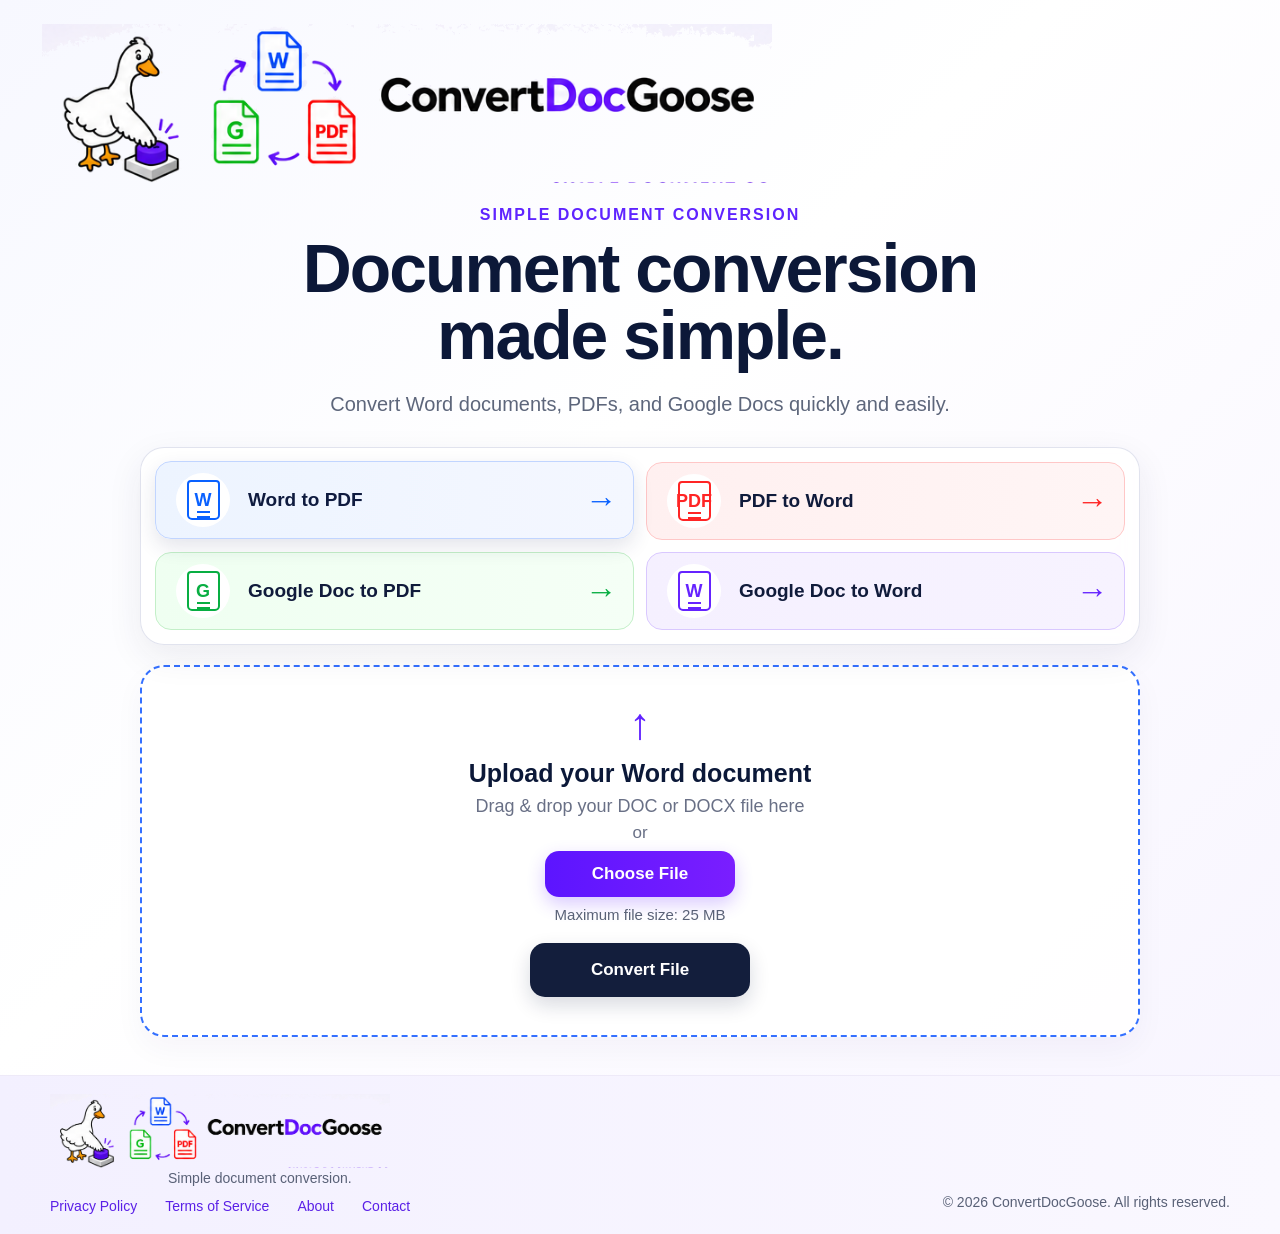
<file: index.html>
<!DOCTYPE html>
<html lang="en">

<head>

    <meta charset="UTF-8">

    <meta
        name="viewport"
        content="width=device-width, initial-scale=1.0"
    >

    <meta
        name="description"
        content="Convert Word documents, PDFs, and Google Docs quickly and easily with ConvertDocGoose."
    >

    <meta
        name="theme-color"
        content="#ffffff"
    >

    <title>
        ConvertDocGoose | Document Converter
    </title>

    <link
        rel="stylesheet"
        href="/style.css?v=24"
    >

</head>


<body>


    <!-- ========================================
         HEADER
    ======================================== -->

    <header class="site-header">

        <div class="header-inner">

            <a
                href="/"
                class="header-logo-link"
                aria-label="ConvertDocGoose Home"
            >

                <img
                    src="/convertdocgoose-logo.png"
                    alt="ConvertDocGoose"
                    class="header-logo-image"
                >

            </a>

        </div>

    </header>


    <!-- ========================================
         MAIN
    ======================================== -->

    <main class="main-content">

        <section class="hero">

            <div class="hero-container">


                <p class="eyebrow">
                    SIMPLE DOCUMENT CONVERSION
                </p>


                <h1>
                    Document conversion
                    <br>
                    made simple.
                </h1>


                <p class="hero-description">
                    Convert Word documents, PDFs,
                    and Google Docs quickly and easily.
                </p>


                <!-- ========================================
                     CONVERSION OPTIONS
                ======================================== -->

                <div
                    id="converterTabs"
                    class="converter-tabs"
                >


                    <!-- WORD TO PDF -->

                    <button
                        id="wordToPdf"
                        class="converter-tab word-tab active"
                        type="button"
                    >

                        <span class="tab-icon word-icon">
                            W
                        </span>

                        <span class="tab-label">
                            Word to PDF
                        </span>

                        <span class="tab-arrow">
                            →
                        </span>

                    </button>


                    <!-- PDF TO WORD -->

                    <button
                        id="pdfToWord"
                        class="converter-tab pdf-tab"
                        type="button"
                    >

                        <span class="tab-icon pdf-icon">
                            PDF
                        </span>

                        <span class="tab-label">
                            PDF to Word
                        </span>

                        <span class="tab-arrow">
                            →
                        </span>

                    </button>


                    <!-- GOOGLE DOC TO PDF -->

                    <button
                        id="googleToPdf"
                        class="converter-tab google-pdf-tab"
                        type="button"
                    >

                        <span class="tab-icon google-icon">
                            G
                        </span>

                        <span class="tab-label">
                            Google Doc to PDF
                        </span>

                        <span class="tab-arrow">
                            →
                        </span>

                    </button>


                    <!-- GOOGLE DOC TO WORD -->

                    <button
                        id="googleToWord"
                        class="converter-tab google-word-tab"
                        type="button"
                    >

                        <span class="tab-icon google-word-icon">
                            W
                        </span>

                        <span class="tab-label">
                            Google Doc to Word
                        </span>

                        <span class="tab-arrow">
                            →
                        </span>

                    </button>


                </div>


                <!-- ========================================
                     LOCAL UPLOAD AREA
                ======================================== -->

                <div
                    id="uploadArea"
                    class="upload-area word-mode"
                    tabindex="0"
                >


                    <div
                        class="upload-icon"
                        aria-hidden="true"
                    >
                        ↑
                    </div>


                    <h2 id="uploadTitle">
                        Upload your Word document
                    </h2>


                    <p
                        id="uploadDescription"
                        class="upload-description"
                    >
                        Drag & drop your DOC or DOCX file here
                    </p>


                    <p class="or-text">
                        or
                    </p>


                    <label
                        for="fileInput"
                        class="choose-file-button"
                    >
                        Choose File
                    </label>


                    <input
                        id="fileInput"
                        type="file"
                        accept=".doc,.docx"
                        hidden
                    >


                    <p class="file-limit">
                        Maximum file size: 25 MB
                    </p>


                    <button
                        id="convertButton"
                        class="convert-button"
                        type="button"
                    >
                        Convert File
                    </button>


                    <!-- LOCAL PROGRESS -->

                    <div
                        id="progressContainer"
                        class="progress-container"
                        hidden
                    >


                        <div class="progress-top">

                            <span
                                id="progressLabel"
                                class="progress-label"
                            >
                                Converting your document…
                            </span>


                            <span
                                id="progressStatus"
                                class="progress-status"
                            >
                                Processing
                            </span>

                        </div>


                        <div
                            id="progressTrack"
                            class="progress-track"
                            role="progressbar"
                            aria-valuemin="0"
                            aria-valuemax="100"
                            aria-valuenow="0"
                        >

                            <div
                                id="progressBar"
                                class="progress-bar"
                            ></div>

                        </div>


                        <p
                            id="progressNote"
                            class="progress-note"
                        >
                            Please keep this page open while
                            your document is converted.
                        </p>


                    </div>


                    <div
                        id="statusMessage"
                        class="status-message"
                        aria-live="polite"
                    ></div>


                </div>


                <!-- ========================================
                     GOOGLE AREA
                ======================================== -->

                <div
                    id="googleArea"
                    class="upload-area google-area"
                    hidden
                >


                    <div
                        class="upload-icon google-upload-main-icon"
                        aria-hidden="true"
                    >
                        G
                    </div>


                    <h2 id="googleTitle">
                        Google Doc to PDF
                    </h2>


                    <p
                        id="googleDescription"
                        class="upload-description"
                    >
                        Choose a Google Doc from Drive
                        or upload a document from your computer.
                    </p>


                    <div class="google-action-buttons">


                        <button
                            id="chooseGoogleDocButton"
                            class="google-drive-button"
                            type="button"
                        >
                            Choose from Google Drive
                        </button>


                        <button
                            id="uploadGoogleDocButton"
                            class="google-upload-button"
                            type="button"
                        >
                            Upload from Computer
                        </button>


                    </div>


                    <input
                        id="googleComputerFileInput"
                        type="file"
                        hidden
                    >


                    <div
                        id="selectedGoogleFile"
                        class="selected-google-file"
                        hidden
                    >

                        <span>
                            Selected document
                        </span>

                        <strong id="selectedGoogleFileName">
                            No document selected
                        </strong>

                    </div>


                    <button
                        id="convertGoogleButton"
                        class="convert-button google-convert-button"
                        type="button"
                        hidden
                    >
                        Convert Document
                    </button>


                    <!-- GOOGLE PROGRESS -->

                    <div
                        id="googleProgressContainer"
                        class="progress-container"
                        hidden
                    >


                        <div class="progress-top">

                            <span
                                id="googleProgressLabel"
                                class="progress-label"
                            >
                                Converting your document…
                            </span>


                            <span
                                id="googleProgressStatus"
                                class="progress-status"
                            >
                                Processing
                            </span>

                        </div>


                        <div
                            id="googleProgressTrack"
                            class="progress-track"
                            role="progressbar"
                            aria-valuemin="0"
                            aria-valuemax="100"
                            aria-valuenow="0"
                        >

                            <div
                                id="googleProgressBar"
                                class="progress-bar google-progress-bar"
                            ></div>

                        </div>


                        <p class="progress-note">
                            Please keep this page open while
                            your document is converted.
                        </p>


                    </div>


                    <div
                        id="googleStatusMessage"
                        class="status-message"
                        aria-live="polite"
                    ></div>


                </div>


                <!-- ========================================
                     SUCCESS AREA
                ======================================== -->

                <div
                    id="successArea"
                    class="success-area"
                    hidden
                >


                    <div
                        class="success-check"
                        aria-hidden="true"
                    >
                        ✓
                    </div>


                    <h2>
                        Conversion Complete
                    </h2>


                    <p class="success-description">
                        Your converted document is ready.
                    </p>


                    <div class="converted-file">


                        <div
                            class="converted-file-icon"
                            aria-hidden="true"
                        >
                            ✓
                        </div>


                        <div class="converted-file-info">

                            <span class="converted-label">
                                Converted file
                            </span>

                            <strong id="convertedFileName">
                                document.pdf
                            </strong>

                        </div>


                    </div>


                    <button
                        id="downloadAgainButton"
                        class="download-again-button"
                        type="button"
                    >
                        ↓ Download Again
                    </button>


                    <button
                        id="convertAnotherButton"
                        class="convert-another-button"
                        type="button"
                    >
                        Convert Another File
                    </button>


                </div>


            </div>

        </section>

    </main>


    <!-- ========================================
         FOOTER
    ======================================== -->

    <footer class="site-footer">

        <div class="footer-inner">


            <div class="footer-left">

                <img
                    src="/convertdocgoose-logo.png"
                    alt="ConvertDocGoose"
                    class="footer-logo-image"
                >


                <p class="footer-tagline">
                    Simple document conversion.
                </p>


                <nav
                    class="footer-links"
                    aria-label="Footer navigation"
                >

                    <a href="/privacy.html">
                        Privacy Policy
                    </a>

                    <a href="/terms.html">
                        Terms of Service
                    </a>

                    <a href="/about.html">
                        About
                    </a>

                    <a href="/contact.html">
                        Contact
                    </a>

                </nav>

            </div>


            <div class="footer-right">

                <p class="footer-copyright">
                    © 2026 ConvertDocGoose.
                    All rights reserved.
                </p>

            </div>


        </div>

    </footer>


    <!-- ========================================
         JAVASCRIPT
    ======================================== -->

    <script src="/script.js?v=25"></script>


    <script
        src="https://apis.google.com/js/api.js"
        onload="onGoogleApiLoad()"
    ></script>


    <script
        src="https://accounts.google.com/gsi/client"
        onload="gisLoaded()"
    ></script>


</body>

</html>
</file>
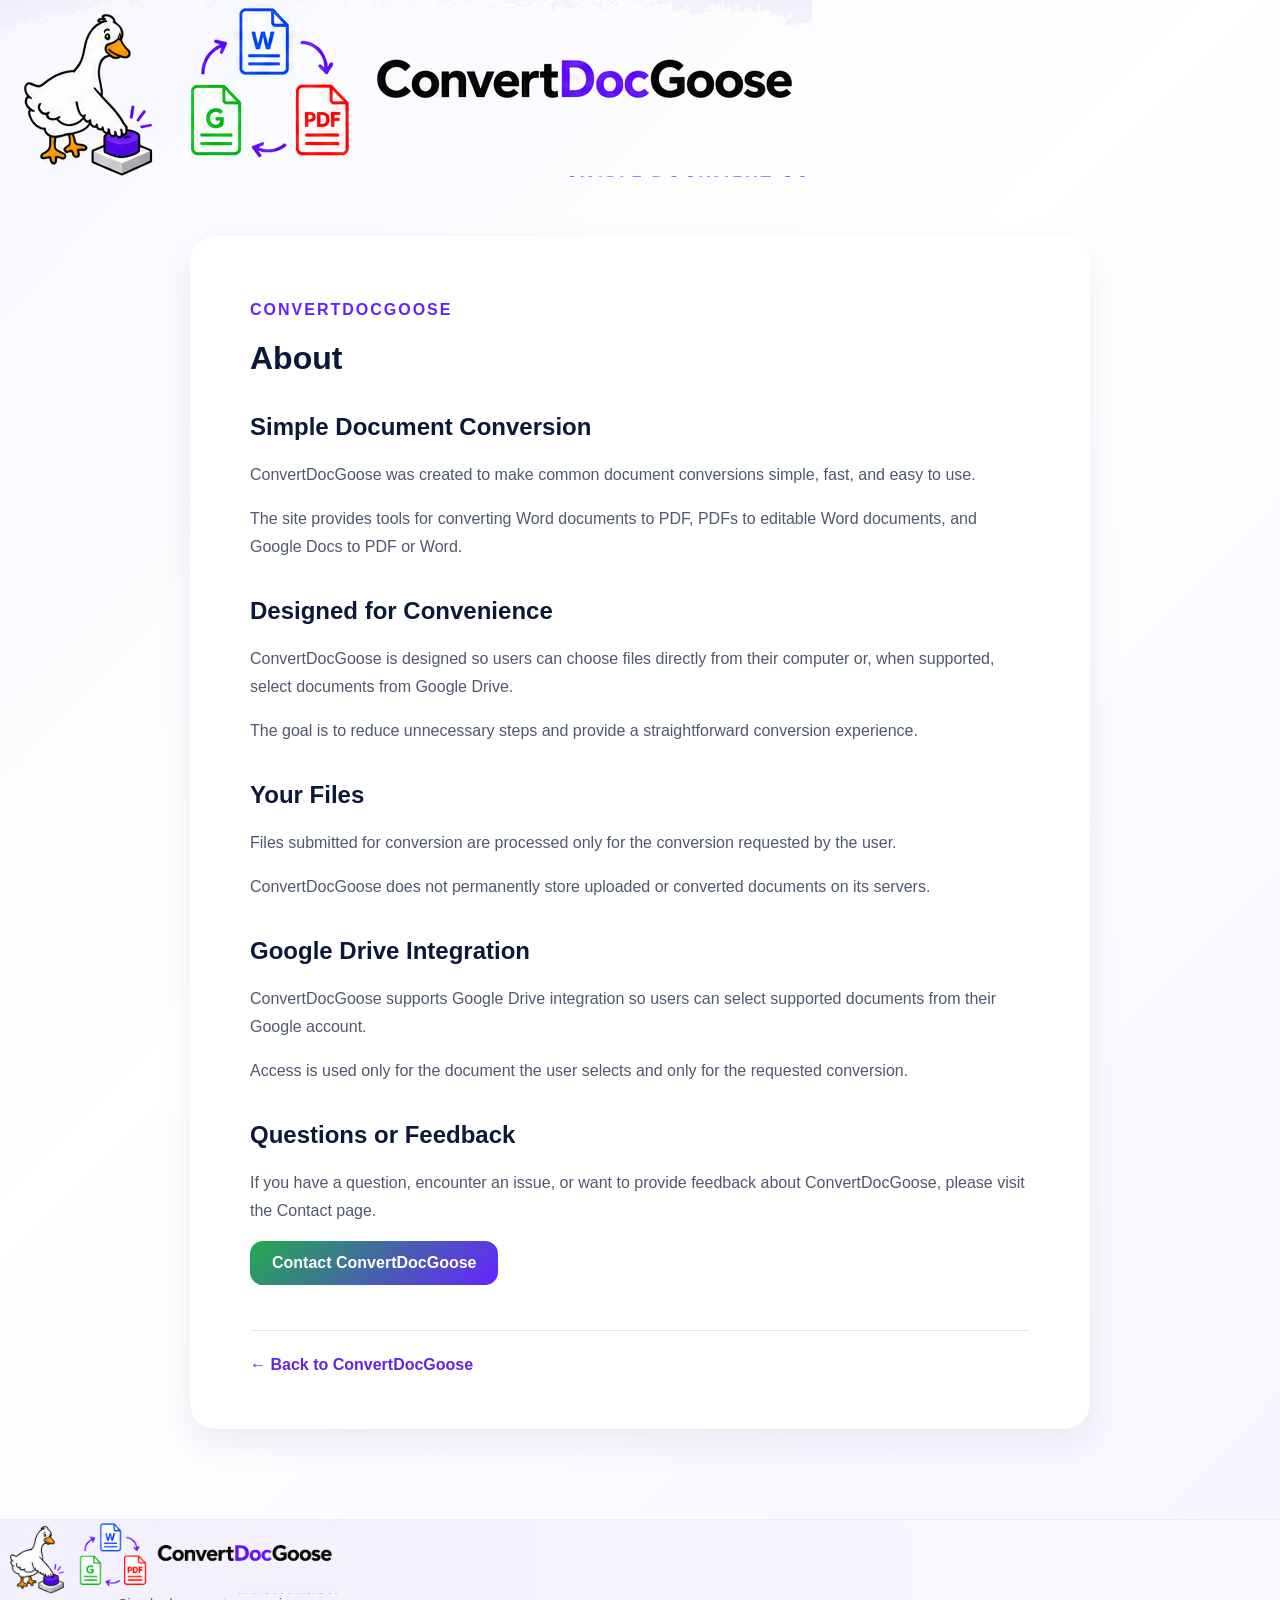
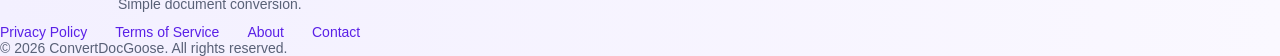
<file: about.html>
<!DOCTYPE html>
<html lang="en">

<head>

    <meta charset="UTF-8">

    <meta
        name="viewport"
        content="width=device-width, initial-scale=1.0"
    >

    <meta
        name="description"
        content="About ConvertDocGoose."
    >

    <title>
        About | ConvertDocGoose
    </title>

    <link
        rel="stylesheet"
        href="/style.css?v=23"
    >

</head>


<body>

    <header class="site-header">

        <div class="header-banner">

            <a
                href="/"
                class="logo"
                aria-label="ConvertDocGoose Home"
            >

                <img
                    src="/convertdocgoose-logo.png"
                    alt="ConvertDocGoose"
                    class="site-logo-image"
                >

            </a>

        </div>

    </header>


    <main class="legal-page">

        <div class="legal-container">

            <p class="eyebrow">
                CONVERTDOCGOOSE
            </p>

            <h1>
                About
            </h1>


            <section>

                <h2>
                    Simple Document Conversion
                </h2>

                <p>
                    ConvertDocGoose was created to make common document
                    conversions simple, fast, and easy to use.
                </p>

                <p>
                    The site provides tools for converting Word documents
                    to PDF, PDFs to editable Word documents, and Google Docs
                    to PDF or Word.
                </p>

            </section>


            <section>

                <h2>
                    Designed for Convenience
                </h2>

                <p>
                    ConvertDocGoose is designed so users can choose files
                    directly from their computer or, when supported,
                    select documents from Google Drive.
                </p>

                <p>
                    The goal is to reduce unnecessary steps and provide
                    a straightforward conversion experience.
                </p>

            </section>


            <section>

                <h2>
                    Your Files
                </h2>

                <p>
                    Files submitted for conversion are processed only
                    for the conversion requested by the user.
                </p>

                <p>
                    ConvertDocGoose does not permanently store uploaded
                    or converted documents on its servers.
                </p>

            </section>


            <section>

                <h2>
                    Google Drive Integration
                </h2>

                <p>
                    ConvertDocGoose supports Google Drive integration
                    so users can select supported documents from their
                    Google account.
                </p>

                <p>
                    Access is used only for the document the user selects
                    and only for the requested conversion.
                </p>

            </section>


            <section>

                <h2>
                    Questions or Feedback
                </h2>

                <p>
                    If you have a question, encounter an issue,
                    or want to provide feedback about ConvertDocGoose,
                    please visit the Contact page.
                </p>

                <a
                    href="/contact.html"
                    class="legal-button"
                >
                    Contact ConvertDocGoose
                </a>

            </section>


            <div class="legal-home">

                <a href="/">
                    ← Back to ConvertDocGoose
                </a>

            </div>

        </div>

    </main>


    <footer class="site-footer">

        <div class="footer-container">

            <img
                src="/convertdocgoose-logo.png"
                alt=""
                class="footer-logo-image"
                aria-hidden="true"
            >

            <p class="footer-tagline">
                Simple document conversion.
            </p>

            <nav
                class="footer-links"
                aria-label="Footer navigation"
            >

                <a href="/privacy.html">
                    Privacy Policy
                </a>

                <a href="/terms.html">
                    Terms of Service
                </a>

                <a href="/about.html">
                    About
                </a>

                <a href="/contact.html">
                    Contact
                </a>

            </nav>

            <p class="footer-copyright">
                © 2026 ConvertDocGoose.
                All rights reserved.
            </p>

        </div>

    </footer>

</body>

</html>
</file>
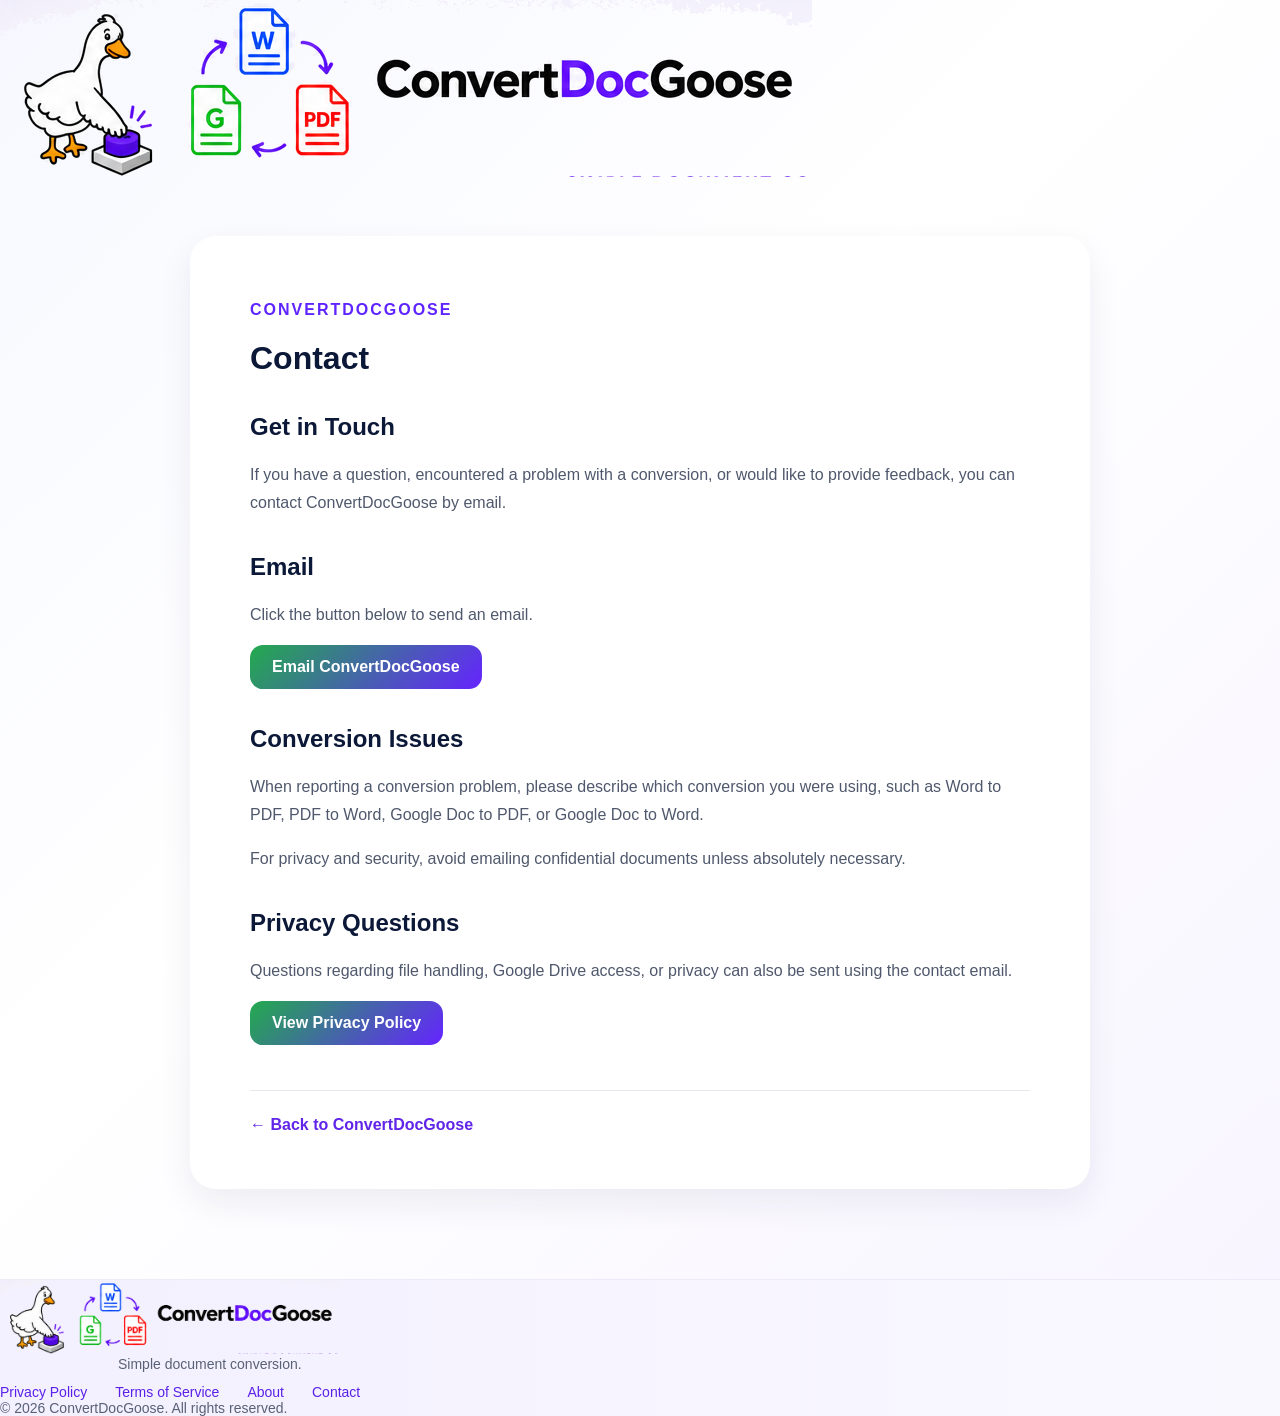
<file: contact.html>
<!DOCTYPE html>
<html lang="en">

<head>

    <meta charset="UTF-8">

    <meta
        name="viewport"
        content="width=device-width, initial-scale=1.0"
    >

    <meta
        name="description"
        content="Contact ConvertDocGoose."
    >

    <title>
        Contact | ConvertDocGoose
    </title>

    <link
        rel="stylesheet"
        href="/style.css?v=23"
    >

</head>


<body>

    <header class="site-header">

        <div class="header-banner">

            <a
                href="/"
                class="logo"
                aria-label="ConvertDocGoose Home"
            >

                <img
                    src="/convertdocgoose-logo.png"
                    alt="ConvertDocGoose"
                    class="site-logo-image"
                >

            </a>

        </div>

    </header>


    <main class="legal-page">

        <div class="legal-container">

            <p class="eyebrow">
                CONVERTDOCGOOSE
            </p>

            <h1>
                Contact
            </h1>


            <section>

                <h2>
                    Get in Touch
                </h2>

                <p>
                    If you have a question, encountered a problem
                    with a conversion, or would like to provide feedback,
                    you can contact ConvertDocGoose by email.
                </p>

            </section>


            <section>

                <h2>
                    Email
                </h2>

                <p>
                    Click the button below to send an email.
                </p>

                <a
                    href="convertdocgoose@gmail.com"
                    class="legal-button"
                >
                    Email ConvertDocGoose
                </a>

            </section>


            <section>

                <h2>
                    Conversion Issues
                </h2>

                <p>
                    When reporting a conversion problem, please describe
                    which conversion you were using, such as Word to PDF,
                    PDF to Word, Google Doc to PDF, or Google Doc to Word.
                </p>

                <p>
                    For privacy and security, avoid emailing confidential
                    documents unless absolutely necessary.
                </p>

            </section>


            <section>

                <h2>
                    Privacy Questions
                </h2>

                <p>
                    Questions regarding file handling, Google Drive access,
                    or privacy can also be sent using the contact email.
                </p>

                <a
                    href="/privacy.html"
                    class="legal-button"
                >
                    View Privacy Policy
                </a>

            </section>


            <div class="legal-home">

                <a href="/">
                    ← Back to ConvertDocGoose
                </a>

            </div>

        </div>

    </main>


    <footer class="site-footer">

        <div class="footer-container">

            <img
                src="/convertdocgoose-logo.png"
                alt=""
                class="footer-logo-image"
                aria-hidden="true"
            >

            <p class="footer-tagline">
                Simple document conversion.
            </p>

            <nav
                class="footer-links"
                aria-label="Footer navigation"
            >

                <a href="/privacy.html">
                    Privacy Policy
                </a>

                <a href="/terms.html">
                    Terms of Service
                </a>

                <a href="/about.html">
                    About
                </a>

                <a href="/contact.html">
                    Contact
                </a>

            </nav>

            <p class="footer-copyright">
                © 2026 ConvertDocGoose.
                All rights reserved.
            </p>

        </div>

    </footer>

</body>

</html>
</file>
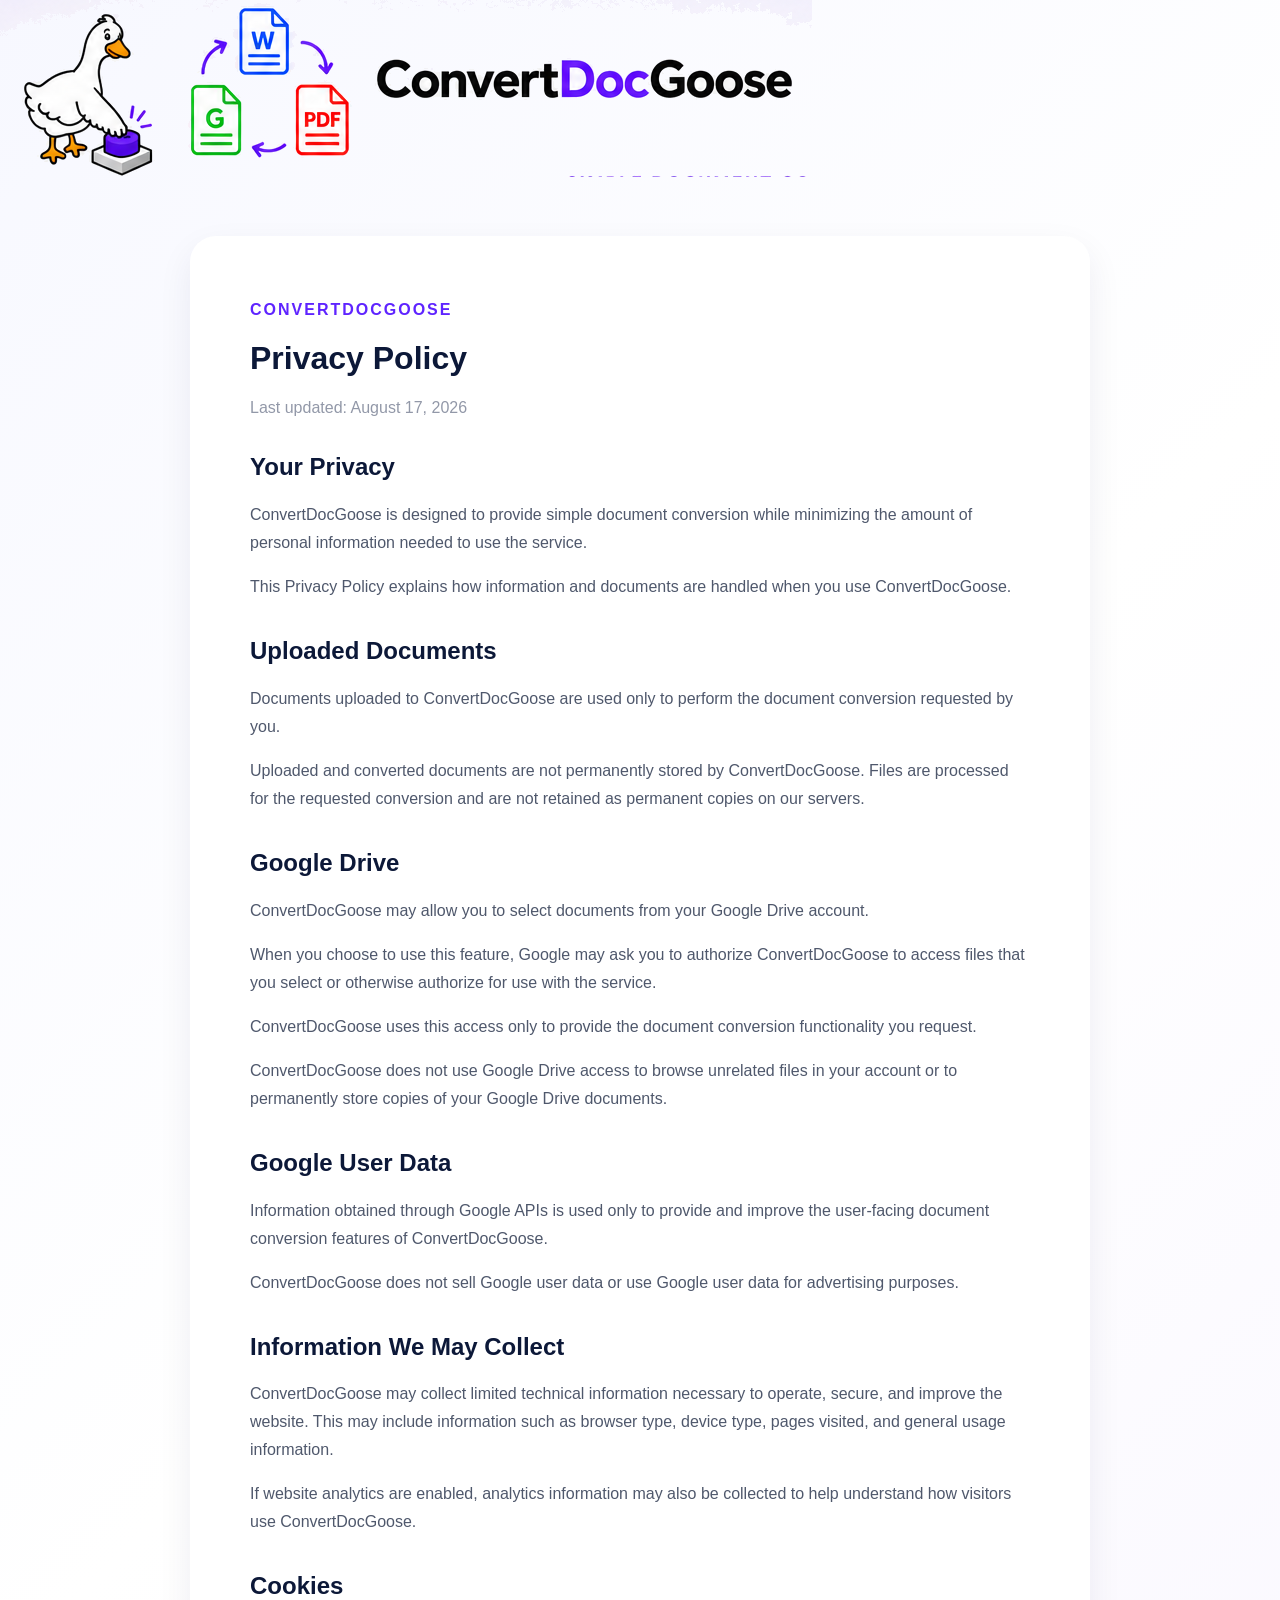
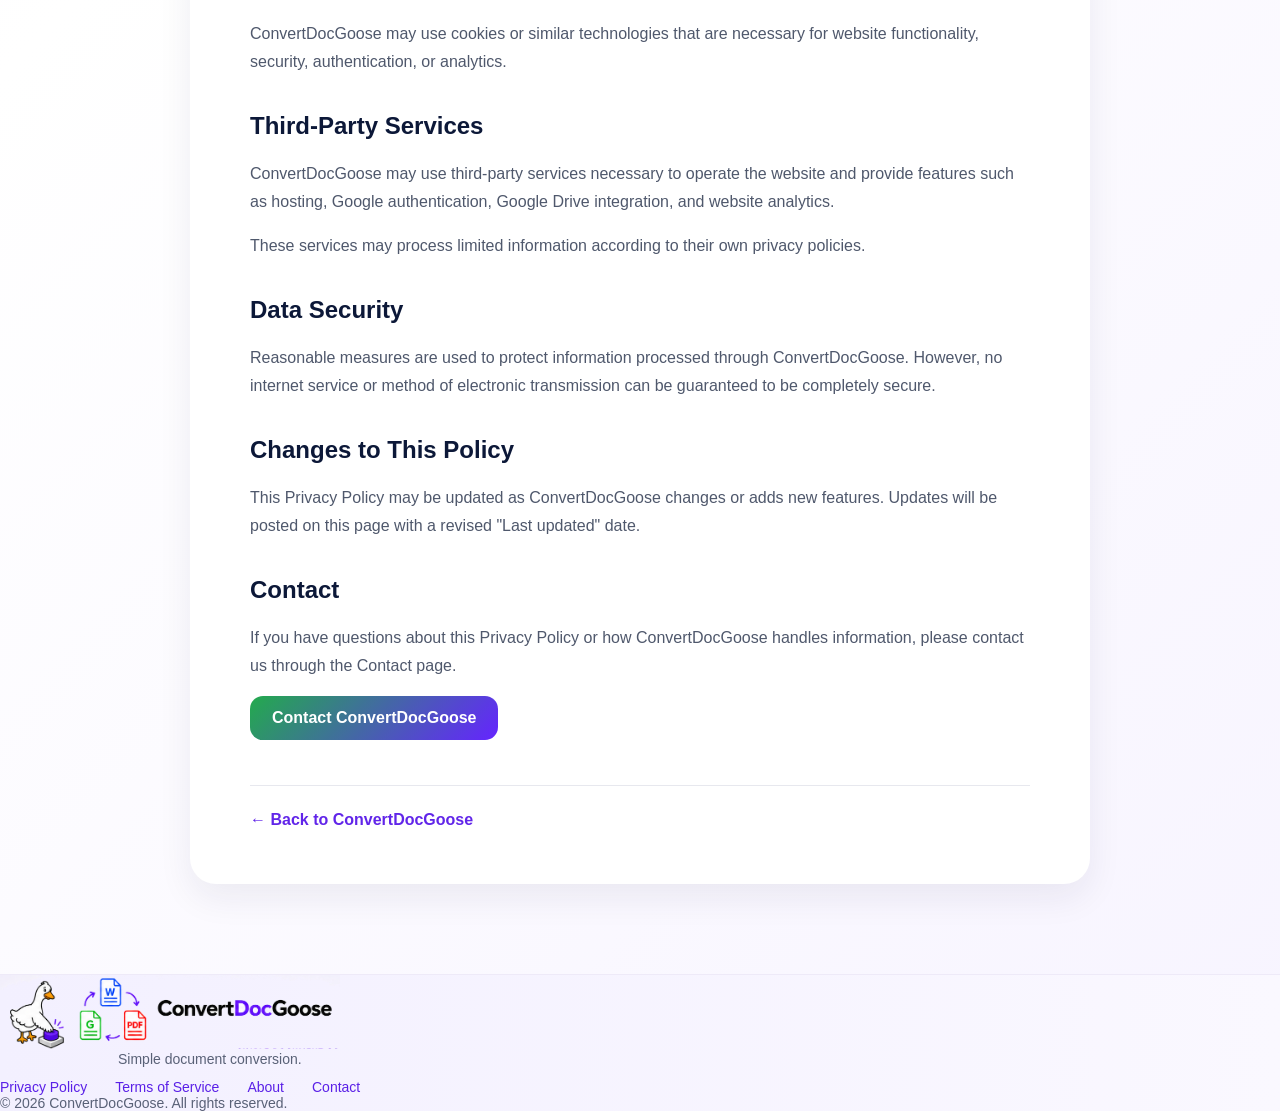
<file: privacy.html>
<!DOCTYPE html>
<html lang="en">

<head>

    <meta charset="UTF-8">

    <meta
        name="viewport"
        content="width=device-width, initial-scale=1.0"
    >

    <meta
        name="description"
        content="Privacy Policy for ConvertDocGoose."
    >

    <title>
        Privacy Policy | ConvertDocGoose
    </title>

    <link
        rel="stylesheet"
        href="/style.css?v=22"
    >

</head>


<body>

    <!-- HEADER -->

    <header class="site-header">

        <div class="header-banner">

            <a
                href="/"
                class="logo"
                aria-label="ConvertDocGoose Home"
            >

                <img
                    src="/convertdocgoose-logo.png"
                    alt="ConvertDocGoose"
                    class="site-logo-image"
                >

            </a>

        </div>

    </header>


    <!-- MAIN -->

    <main class="legal-page">

        <div class="legal-container">

            <p class="eyebrow">
                CONVERTDOCGOOSE
            </p>

            <h1>
                Privacy Policy
            </h1>

            <p class="legal-updated">
                Last updated: August 17, 2026
            </p>


            <section>

                <h2>
                    Your Privacy
                </h2>

                <p>
                    ConvertDocGoose is designed to provide simple
                    document conversion while minimizing the amount
                    of personal information needed to use the service.
                </p>

                <p>
                    This Privacy Policy explains how information and
                    documents are handled when you use ConvertDocGoose.
                </p>

            </section>


            <section>

                <h2>
                    Uploaded Documents
                </h2>

                <p>
                    Documents uploaded to ConvertDocGoose are used
                    only to perform the document conversion requested
                    by you.
                </p>

                <p>
                    Uploaded and converted documents are not
                    permanently stored by ConvertDocGoose. Files are
                    processed for the requested conversion and are
                    not retained as permanent copies on our servers.
                </p>

            </section>


            <section>

                <h2>
                    Google Drive
                </h2>

                <p>
                    ConvertDocGoose may allow you to select documents
                    from your Google Drive account.
                </p>

                <p>
                    When you choose to use this feature, Google may
                    ask you to authorize ConvertDocGoose to access
                    files that you select or otherwise authorize for
                    use with the service.
                </p>

                <p>
                    ConvertDocGoose uses this access only to provide
                    the document conversion functionality you request.
                </p>

                <p>
                    ConvertDocGoose does not use Google Drive access
                    to browse unrelated files in your account or to
                    permanently store copies of your Google Drive
                    documents.
                </p>

            </section>


            <section>

                <h2>
                    Google User Data
                </h2>

                <p>
                    Information obtained through Google APIs is used
                    only to provide and improve the user-facing
                    document conversion features of ConvertDocGoose.
                </p>

                <p>
                    ConvertDocGoose does not sell Google user data or
                    use Google user data for advertising purposes.
                </p>

            </section>


            <section>

                <h2>
                    Information We May Collect
                </h2>

                <p>
                    ConvertDocGoose may collect limited technical
                    information necessary to operate, secure, and
                    improve the website. This may include information
                    such as browser type, device type, pages visited,
                    and general usage information.
                </p>

                <p>
                    If website analytics are enabled, analytics
                    information may also be collected to help
                    understand how visitors use ConvertDocGoose.
                </p>

            </section>


            <section>

                <h2>
                    Cookies
                </h2>

                <p>
                    ConvertDocGoose may use cookies or similar
                    technologies that are necessary for website
                    functionality, security, authentication, or
                    analytics.
                </p>

            </section>


            <section>

                <h2>
                    Third-Party Services
                </h2>

                <p>
                    ConvertDocGoose may use third-party services
                    necessary to operate the website and provide
                    features such as hosting, Google authentication,
                    Google Drive integration, and website analytics.
                </p>

                <p>
                    These services may process limited information
                    according to their own privacy policies.
                </p>

            </section>


            <section>

                <h2>
                    Data Security
                </h2>

                <p>
                    Reasonable measures are used to protect information
                    processed through ConvertDocGoose. However, no
                    internet service or method of electronic
                    transmission can be guaranteed to be completely
                    secure.
                </p>

            </section>


            <section>

                <h2>
                    Changes to This Policy
                </h2>

                <p>
                    This Privacy Policy may be updated as
                    ConvertDocGoose changes or adds new features.
                    Updates will be posted on this page with a revised
                    "Last updated" date.
                </p>

            </section>


            <section>

                <h2>
                    Contact
                </h2>

                <p>
                    If you have questions about this Privacy Policy
                    or how ConvertDocGoose handles information, please
                    contact us through the Contact page.
                </p>

                <a
                    href="/contact.html"
                    class="legal-button"
                >
                    Contact ConvertDocGoose
                </a>

            </section>


            <div class="legal-home">

                <a href="/">
                    ← Back to ConvertDocGoose
                </a>

            </div>

        </div>

    </main>


    <!-- FOOTER -->

    <footer class="site-footer">

        <div class="footer-container">

            <img
                src="/convertdocgoose-logo.png"
                alt=""
                class="footer-logo-image"
                aria-hidden="true"
            >

            <p class="footer-tagline">
                Simple document conversion.
            </p>


            <nav
                class="footer-links"
                aria-label="Footer navigation"
            >

                <a href="/privacy.html">
                    Privacy Policy
                </a>

                <a href="/terms.html">
                    Terms of Service
                </a>

                <a href="/about.html">
                    About
                </a>

                <a href="/contact.html">
                    Contact
                </a>

            </nav>


            <p class="footer-copyright">
                © 2026 ConvertDocGoose.
                All rights reserved.
            </p>

        </div>

    </footer>

</body>

</html>
</file>
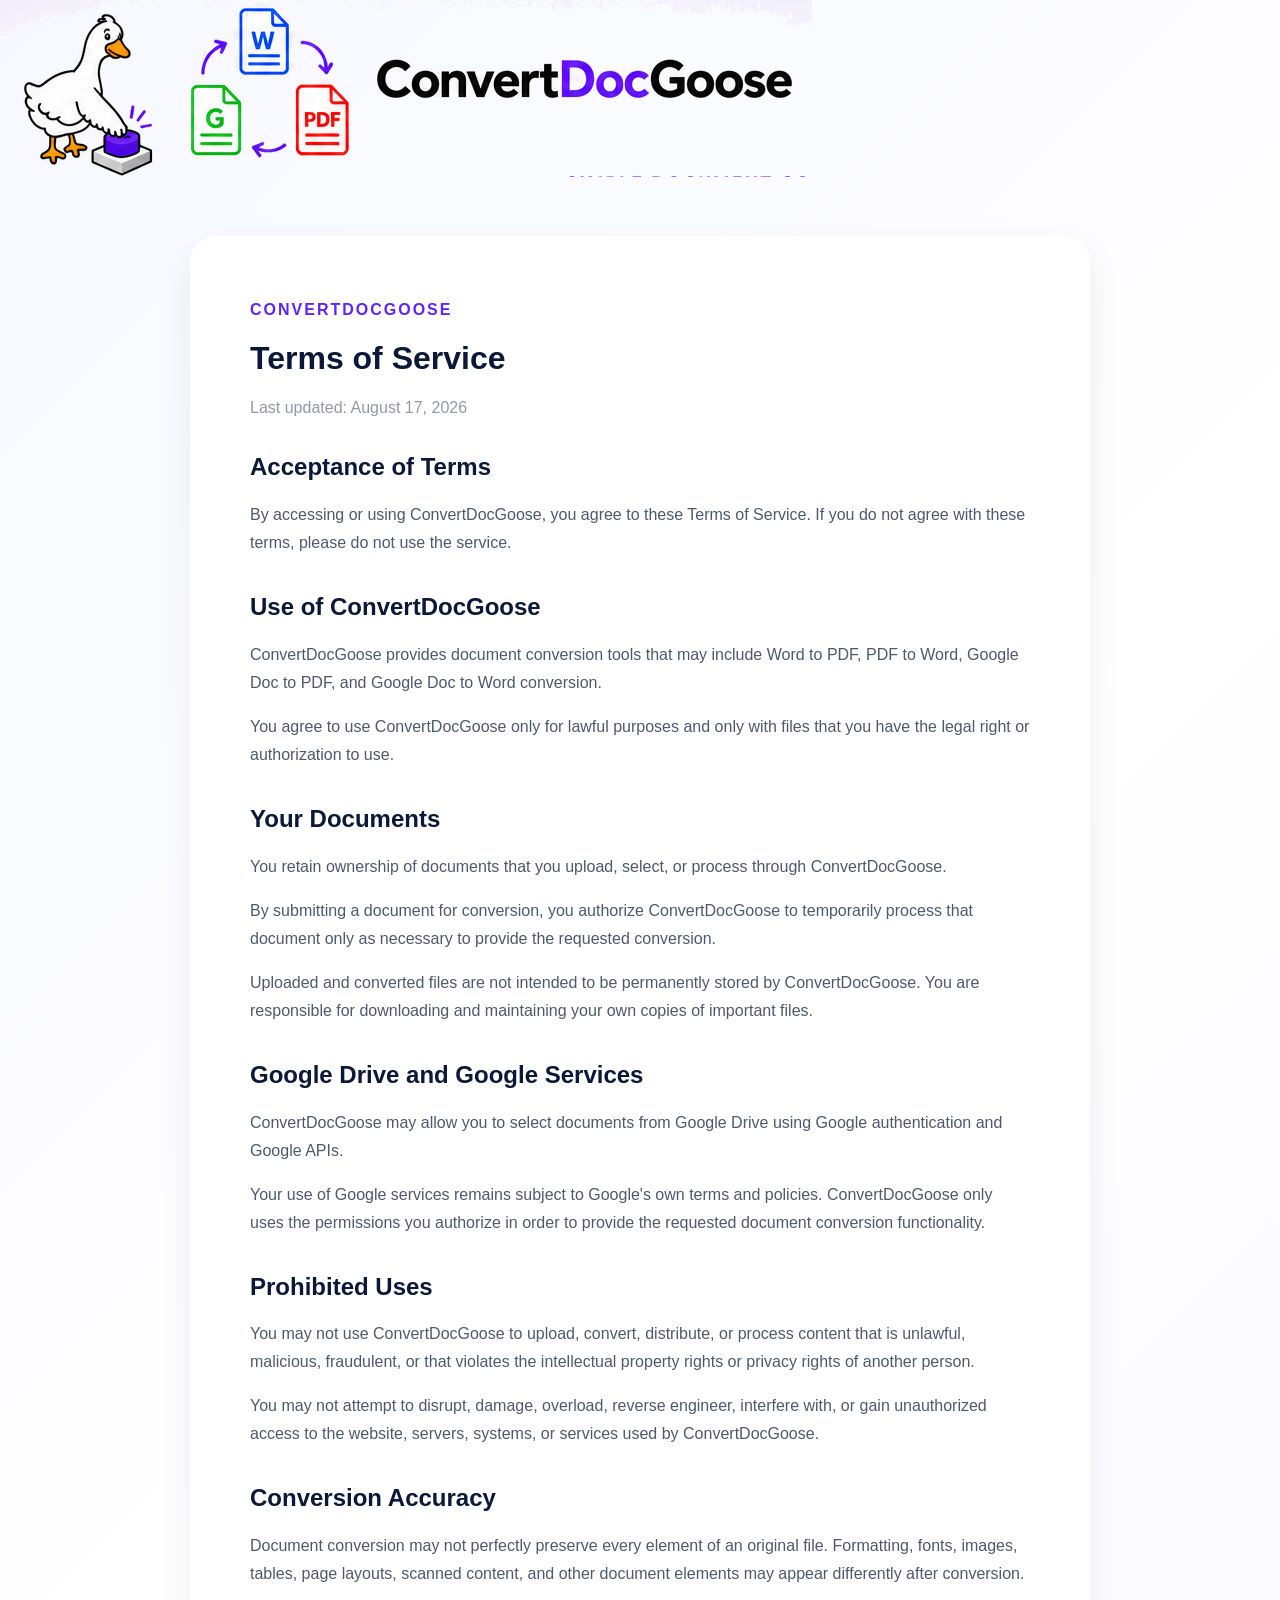
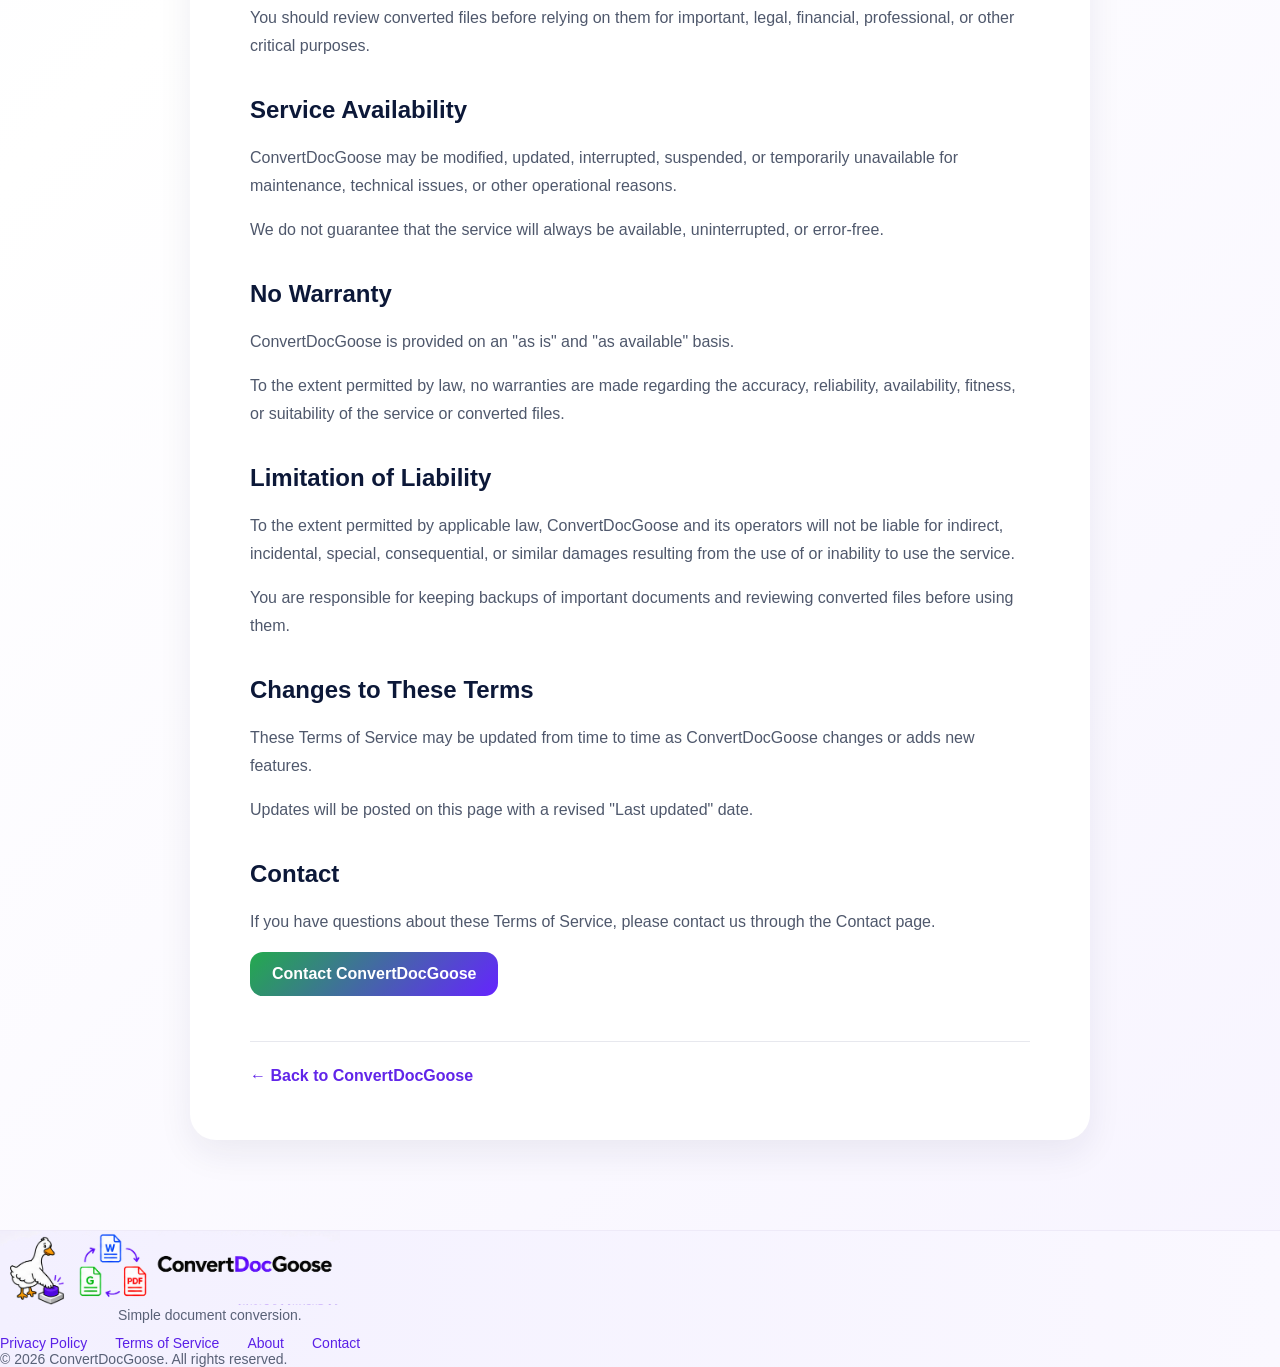
<file: terms.html>
<!DOCTYPE html>
<html lang="en">

<head>

    <meta charset="UTF-8">

    <meta
        name="viewport"
        content="width=device-width, initial-scale=1.0"
    >

    <meta
        name="description"
        content="Terms of Service for ConvertDocGoose."
    >

    <title>
        Terms of Service | ConvertDocGoose
    </title>

    <link
        rel="stylesheet"
        href="/style.css?v=23"
    >

</head>


<body>

    <!-- HEADER -->

    <header class="site-header">

        <div class="header-banner">

            <a
                href="/"
                class="logo"
                aria-label="ConvertDocGoose Home"
            >

                <img
                    src="/convertdocgoose-logo.png"
                    alt="ConvertDocGoose"
                    class="site-logo-image"
                >

            </a>

        </div>

    </header>


    <!-- MAIN -->

    <main class="legal-page">

        <div class="legal-container">

            <p class="eyebrow">
                CONVERTDOCGOOSE
            </p>


            <h1>
                Terms of Service
            </h1>


            <p class="legal-updated">
                Last updated: August 17, 2026
            </p>


            <section>

                <h2>
                    Acceptance of Terms
                </h2>

                <p>
                    By accessing or using ConvertDocGoose,
                    you agree to these Terms of Service.
                    If you do not agree with these terms,
                    please do not use the service.
                </p>

            </section>


            <section>

                <h2>
                    Use of ConvertDocGoose
                </h2>

                <p>
                    ConvertDocGoose provides document conversion
                    tools that may include Word to PDF,
                    PDF to Word, Google Doc to PDF,
                    and Google Doc to Word conversion.
                </p>

                <p>
                    You agree to use ConvertDocGoose only
                    for lawful purposes and only with files
                    that you have the legal right or
                    authorization to use.
                </p>

            </section>


            <section>

                <h2>
                    Your Documents
                </h2>

                <p>
                    You retain ownership of documents that you
                    upload, select, or process through
                    ConvertDocGoose.
                </p>

                <p>
                    By submitting a document for conversion,
                    you authorize ConvertDocGoose to temporarily
                    process that document only as necessary
                    to provide the requested conversion.
                </p>

                <p>
                    Uploaded and converted files are not intended
                    to be permanently stored by ConvertDocGoose.
                    You are responsible for downloading and
                    maintaining your own copies of important files.
                </p>

            </section>


            <section>

                <h2>
                    Google Drive and Google Services
                </h2>

                <p>
                    ConvertDocGoose may allow you to select
                    documents from Google Drive using Google
                    authentication and Google APIs.
                </p>

                <p>
                    Your use of Google services remains subject
                    to Google's own terms and policies.
                    ConvertDocGoose only uses the permissions
                    you authorize in order to provide the
                    requested document conversion functionality.
                </p>

            </section>


            <section>

                <h2>
                    Prohibited Uses
                </h2>

                <p>
                    You may not use ConvertDocGoose to upload,
                    convert, distribute, or process content
                    that is unlawful, malicious, fraudulent,
                    or that violates the intellectual property
                    rights or privacy rights of another person.
                </p>

                <p>
                    You may not attempt to disrupt, damage,
                    overload, reverse engineer, interfere with,
                    or gain unauthorized access to the website,
                    servers, systems, or services used by
                    ConvertDocGoose.
                </p>

            </section>


            <section>

                <h2>
                    Conversion Accuracy
                </h2>

                <p>
                    Document conversion may not perfectly preserve
                    every element of an original file.
                    Formatting, fonts, images, tables, page layouts,
                    scanned content, and other document elements
                    may appear differently after conversion.
                </p>

                <p>
                    You should review converted files before relying
                    on them for important, legal, financial,
                    professional, or other critical purposes.
                </p>

            </section>


            <section>

                <h2>
                    Service Availability
                </h2>

                <p>
                    ConvertDocGoose may be modified, updated,
                    interrupted, suspended, or temporarily
                    unavailable for maintenance, technical issues,
                    or other operational reasons.
                </p>

                <p>
                    We do not guarantee that the service will
                    always be available, uninterrupted,
                    or error-free.
                </p>

            </section>


            <section>

                <h2>
                    No Warranty
                </h2>

                <p>
                    ConvertDocGoose is provided on an
                    "as is" and "as available" basis.
                </p>

                <p>
                    To the extent permitted by law,
                    no warranties are made regarding the accuracy,
                    reliability, availability, fitness,
                    or suitability of the service or converted files.
                </p>

            </section>


            <section>

                <h2>
                    Limitation of Liability
                </h2>

                <p>
                    To the extent permitted by applicable law,
                    ConvertDocGoose and its operators will not
                    be liable for indirect, incidental,
                    special, consequential, or similar damages
                    resulting from the use of or inability
                    to use the service.
                </p>

                <p>
                    You are responsible for keeping backups
                    of important documents and reviewing
                    converted files before using them.
                </p>

            </section>


            <section>

                <h2>
                    Changes to These Terms
                </h2>

                <p>
                    These Terms of Service may be updated
                    from time to time as ConvertDocGoose
                    changes or adds new features.
                </p>

                <p>
                    Updates will be posted on this page
                    with a revised "Last updated" date.
                </p>

            </section>


            <section>

                <h2>
                    Contact
                </h2>

                <p>
                    If you have questions about these Terms
                    of Service, please contact us through
                    the Contact page.
                </p>


                <a
                    href="/contact.html"
                    class="legal-button"
                >
                    Contact ConvertDocGoose
                </a>

            </section>


            <div class="legal-home">

                <a href="/">
                    ← Back to ConvertDocGoose
                </a>

            </div>

        </div>

    </main>


    <!-- FOOTER -->

    <footer class="site-footer">

        <div class="footer-container">

            <img
                src="/convertdocgoose-logo.png"
                alt=""
                class="footer-logo-image"
                aria-hidden="true"
            >


            <p class="footer-tagline">
                Simple document conversion.
            </p>


            <nav
                class="footer-links"
                aria-label="Footer navigation"
            >

                <a href="/privacy.html">
                    Privacy Policy
                </a>

                <a href="/terms.html">
                    Terms of Service
                </a>

                <a href="/about.html">
                    About
                </a>

                <a href="/contact.html">
                    Contact
                </a>

            </nav>


            <p class="footer-copyright">
                © 2026 ConvertDocGoose.
                All rights reserved.
            </p>

        </div>

    </footer>

</body>

</html>
</file>
<file: style.css>
/* ========================================
   RESET
======================================== */

* {
    box-sizing: border-box;
}


html {
    margin: 0;
    padding: 0;
}


body {
    margin: 0;
    padding: 0;

    font-family:
        Arial,
        Helvetica,
        sans-serif;

    color: #0f1b3d;

    background:
        linear-gradient(
            135deg,
            #f7f8ff 0%,
            #ffffff 42%,
            #f7f4ff 100%
        );
}


/* ========================================
   HEADER
======================================== */

.site-header {
    width: 100%;

    background: transparent;
}


.header-inner {
    width: 100%;

    max-width: 1480px;

    margin: 0 auto;

    padding:
        24px
        42px
        5px;

    display: flex;

    align-items: center;

    justify-content: flex-start;
}


.header-logo-link {
    display: inline-flex;

    align-items: center;

    text-decoration: none;
}


.header-logo-image {
    width: 780px;

    max-width: 57vw;

    height: auto;

    display: block;

    object-fit: contain;
}


/* ========================================
   MAIN
======================================== */

.main-content {
    min-height: 650px;
}


.hero {
    padding:
        8px
        20px
        28px;
}


.hero-container {
    width: 100%;

    max-width: 1000px;

    margin: 0 auto;

    text-align: center;
}


/* ========================================
   HERO
======================================== */

.eyebrow {
    margin:
        10px
        0
        12px;

    color: #5f24ff;

    font-size: 16px;

    font-weight: 800;

    letter-spacing: 2px;
}


.hero h1 {
    margin: 0;

    color: #0c1838;

    font-size:
        clamp(
            48px,
            5.3vw,
            72px
        );

    font-weight: 850;

    line-height: 0.98;

    letter-spacing: -2px;
}


.hero-description {
    max-width: 760px;

    margin:
        20px
        auto
        28px;

    color: #5d667b;

    font-size: 20px;

    line-height: 1.5;
}


/* ========================================
   CONVERSION OPTION GRID
======================================== */

.converter-tabs {
    width: 100%;

    margin:
        0
        auto
        20px;

    padding: 14px;

    display: grid;

    grid-template-columns:
        repeat(2, 1fr);

    gap: 12px;

    background:
        rgba(
            255,
            255,
            255,
            0.82
        );

    border:
        1px solid
        rgba(
            220,
            223,
            235,
            0.85
        );

    border-radius: 24px;

    box-shadow:
        0 12px 35px
        rgba(38, 43, 74, 0.08);

    backdrop-filter:
        blur(8px);
}


/* ========================================
   CONVERSION CARDS
======================================== */

.converter-tab {
    width: 100%;

    min-height: 78px;

    padding:
        10px
        20px;

    border-radius: 16px;

    display: grid;

    grid-template-columns:
        58px
        1fr
        28px;

    align-items: center;

    gap: 14px;

    border:
        1px solid
        transparent;

    font-family: inherit;

    cursor: pointer;

    text-align: left;

    transition:
        transform 0.15s ease,
        box-shadow 0.15s ease,
        filter 0.15s ease;
}


.converter-tab:hover {
    transform:
        translateY(-2px);

    box-shadow:
        0 9px 22px
        rgba(20, 30, 70, 0.10);
}


.tab-label {
    font-size: 19px;

    font-weight: 800;

    color: #101b3b;
}


.tab-arrow {
    font-size: 32px;

    line-height: 1;

    font-weight: 500;

    text-align: right;
}


/* ========================================
   ICONS
======================================== */

.tab-icon {
    width: 54px;

    height: 54px;

    display: flex;

    align-items: center;

    justify-content: center;

    position: relative;

    border-radius: 50%;

    font-size: 18px;

    font-weight: 900;

    background: #ffffff;
}


.tab-icon::before {
    content: "";

    position: absolute;

    width: 29px;

    height: 36px;

    border:
        2px solid
        currentColor;

    border-radius:
        4px
        4px
        5px
        5px;
}


.tab-icon::after {
    content: "";

    position: absolute;

    width: 13px;

    height: 2px;

    bottom: 14px;

    background:
        currentColor;

    box-shadow:
        0 5px 0
        currentColor;
}


.tab-icon {
    isolation: isolate;
}


.tab-icon > * {
    z-index: 2;
}


/* ========================================
   WORD TO PDF
======================================== */

.word-tab {
    background:
        linear-gradient(
            90deg,
            #eef4ff,
            #f4f7ff
        );

    border-color: #c3d5ff;
}


.word-tab .tab-icon,
.word-tab .tab-arrow {
    color: #1260ff;
}


/* ========================================
   PDF TO WORD
======================================== */

.pdf-tab {
    background:
        linear-gradient(
            90deg,
            #fff0f0,
            #fff5f5
        );

    border-color: #ffc7c7;
}


.pdf-tab .tab-icon,
.pdf-tab .tab-arrow {
    color: #ff2525;
}


/* ========================================
   GOOGLE DOC TO PDF
======================================== */

.google-pdf-tab {
    background:
        linear-gradient(
            90deg,
            #effff1,
            #f5fff6
        );

    border-color: #c3efc8;
}


.google-pdf-tab .tab-icon,
.google-pdf-tab .tab-arrow {
    color: #08ae42;
}


/* ========================================
   GOOGLE DOC TO WORD
======================================== */

.google-word-tab {
    background:
        linear-gradient(
            90deg,
            #f5f0ff,
            #f7f3ff
        );

    border-color: #d9c8ff;
}


.google-word-tab .tab-icon,
.google-word-tab .tab-arrow {
    color: #6523ff;
}


/* ACTIVE STATE */

.converter-tab.active {
    transform:
        translateY(-1px);

    box-shadow:
        0 8px 20px
        rgba(35, 40, 90, 0.12);

    filter:
        saturate(1.12);
}


/* ========================================
   UPLOAD AREA
======================================== */

.upload-area {
    width: 100%;

    min-height: 290px;

    padding:
        28px
        35px
        22px;

    background:
        rgba(
            255,
            255,
            255,
            0.88
        );

    border:
        2px dashed
        #743dff;

    border-radius: 24px;

    box-shadow:
        0 12px 30px
        rgba(44, 37, 90, 0.04);

    text-align: center;
}


.upload-area.word-mode {
    border-color: #3470ff;
}


.upload-area.pdf-mode {
    border-color: #ff4b4b;
}


.google-area {
    border-color: #29ad55;
}


/* ========================================
   UPLOAD ICON
======================================== */

.upload-icon {
    width: 58px;

    height: 58px;

    margin:
        0
        auto
        6px;

    display: flex;

    align-items: center;

    justify-content: center;

    color: #6123ff;

    background: transparent;

    font-size: 44px;

    font-weight: 400;

    line-height: 1;
}


.google-upload-main-icon {
    font-size: 30px;

    font-weight: 900;

    color: #11a545;
}


/* ========================================
   UPLOAD TEXT
======================================== */

.upload-area h2 {
    margin:
        0
        0
        5px;

    color: #0b1838;

    font-size: 25px;

    font-weight: 850;
}


.upload-description {
    margin:
        0
        auto
        4px;

    color: #697086;

    font-size: 18px;

    line-height: 1.45;
}


.or-text {
    margin:
        3px
        0
        8px;

    color: #697086;

    font-size: 17px;
}


/* ========================================
   CHOOSE FILE
======================================== */

.choose-file-button {
    min-width: 190px;

    min-height: 46px;

    display: inline-flex;

    align-items: center;

    justify-content: center;

    padding:
        10px
        30px;

    border-radius: 14px;

    border: none;

    background:
        linear-gradient(
            90deg,
            #5c15ff,
            #7a1eff
        );

    color: #ffffff;

    font-size: 17px;

    font-weight: 700;

    cursor: pointer;

    box-shadow:
        0 7px 18px
        rgba(97, 34, 255, 0.24);

    transition:
        transform 0.15s ease,
        box-shadow 0.15s ease;
}


.choose-file-button:hover {
    transform:
        translateY(-1px);

    box-shadow:
        0 9px 22px
        rgba(97, 34, 255, 0.30);
}


.file-limit {
    margin:
        9px
        0
        12px;

    color: #596177;

    font-size: 15px;
}


/* ========================================
   CONVERT BUTTON
======================================== */

.convert-button {
    min-width: 220px;

    min-height: 54px;

    display: inline-flex;

    align-items: center;

    justify-content: center;

    margin-top: 8px;

    padding:
        12px
        30px;

    border: none;

    border-radius: 15px;

    background: #131e3c;

    color: #ffffff;

    font-family: inherit;

    font-size: 17px;

    font-weight: 800;

    cursor: pointer;

    box-shadow:
        0 8px 20px
        rgba(15, 26, 60, 0.16);
}


/* ========================================
   GOOGLE BUTTONS
======================================== */

.google-action-buttons {
    width: 100%;

    display: flex;

    justify-content: center;

    flex-wrap: wrap;

    gap: 14px;

    margin:
        18px
        auto
        20px;
}


.google-drive-button,
.google-upload-button {
    min-width: 280px;

    min-height: 60px;

    display: inline-flex;

    align-items: center;

    justify-content: center;

    padding:
        14px
        28px;

    border: none;

    border-radius: 16px;

    color: #ffffff;

    font-family: inherit;

    font-size: 17px;

    font-weight: 800;

    cursor: pointer;
}


.google-drive-button {
    background:
        linear-gradient(
            135deg,
            #18aa4c,
            #5b42e8
        );
}


.google-upload-button {
    background:
        linear-gradient(
            135deg,
            #2468ee,
            #6523ff
        );
}


/* ========================================
   SELECTED GOOGLE FILE
======================================== */

.selected-google-file {
    width: 100%;

    max-width: 520px;

    margin:
        18px
        auto;

    padding:
        14px
        18px;

    background: #f0fdf4;

    border:
        1px solid
        #bbf7d0;

    border-radius: 14px;
}


.selected-google-file span {
    display: block;

    margin-bottom: 4px;

    color: #697086;

    font-size: 13px;
}


.selected-google-file strong {
    display: block;

    color: #13813c;

    font-size: 16px;
}


/* ========================================
   PROGRESS
======================================== */

.progress-container {
    width: 100%;

    max-width: 600px;

    margin:
        26px
        auto
        0;

    text-align: left;
}


.progress-top {
    display: flex;

    justify-content: space-between;

    gap: 20px;

    margin-bottom: 8px;
}


.progress-track {
    width: 100%;

    height: 10px;

    overflow: hidden;

    background: #e6e8ef;

    border-radius: 999px;
}


.progress-bar {
    width: 0%;

    height: 100%;

    background:
        linear-gradient(
            90deg,
            #2468ff,
            #6a24ff
        );

    border-radius: 999px;
}


.google-progress-bar {
    background:
        linear-gradient(
            90deg,
            #15a845,
            #6724ff
        );
}


.progress-note {
    color: #858c9e;

    font-size: 13px;
}


/* ========================================
   STATUS
======================================== */

.status-message {
    margin-top: 16px;

    color: #444d61;

    font-size: 14px;
}


.status-message.success {
    color: #13813c;
}


.status-message.error {
    color: #d62e2e;
}


/* ========================================
   SUCCESS
======================================== */

.success-area {
    width: 100%;

    padding:
        55px
        40px;

    background: #ffffff;

    border:
        1px solid
        #ebeaf2;

    border-radius: 24px;

    box-shadow:
        0 14px 35px
        rgba(25, 30, 70, 0.07);

    text-align: center;
}


.success-check {
    width: 72px;

    height: 72px;

    margin:
        0
        auto
        18px;

    display: flex;

    align-items: center;

    justify-content: center;

    border-radius: 50%;

    background: #dcfce7;

    color: #16a34a;

    font-size: 38px;
}


.success-area h2 {
    margin-bottom: 8px;

    color: #0c1838;
}


.success-description {
    color: #687087;
}


.converted-file {
    max-width: 520px;

    margin:
        24px
        auto;

    padding:
        18px;

    background: #f8f9fc;

    border:
        1px solid
        #e5e7ed;

    border-radius: 14px;
}


.download-again-button,
.convert-another-button {
    min-width: 230px;

    padding:
        14px
        22px;

    border-radius: 14px;

    font-size: 16px;

    font-weight: 700;

    cursor: pointer;
}


.download-again-button {
    border: none;

    background: #131e3c;

    color: #ffffff;
}


.convert-another-button {
    margin-left: 10px;

    border:
        1px solid
        #d8dae2;

    background: #ffffff;

    color: #333d55;
}


/* ========================================
   FOOTER
======================================== */

.site-footer {
    width: 100%;

    margin-top: 10px;

    background:
        linear-gradient(
            90deg,
            #f3f0ff,
            #faf8ff
        );

    border-top:
        1px solid
        #eeeaf8;
}


.footer-inner {
    width: 100%;

    max-width: 1480px;

    margin: 0 auto;

    padding:
        18px
        50px
        20px;

    display: flex;

    align-items: flex-end;

    justify-content: space-between;

    gap: 30px;
}


.footer-left {
    display: flex;

    flex-direction: column;

    align-items: flex-start;
}


.footer-logo-image {
    width: 340px;

    max-width: 55vw;

    height: auto;

    display: block;
}


.footer-tagline {
    margin:
        2px
        0
        12px
        118px;

    color: #596177;

    font-size: 14px;
}


.footer-links {
    display: flex;

    flex-wrap: wrap;

    gap:
        12px
        28px;

    margin: 0;
}


.footer-links a {
    color: #5a20e7;

    font-size: 14px;

    text-decoration: none;
}


.footer-links a:hover {
    text-decoration: underline;
}


.footer-right {
    padding-bottom: 4px;
}


.footer-copyright {
    margin: 0;

    color: #596177;

    font-size: 14px;
}


/* ========================================
   LEGAL PAGES
======================================== */

.legal-page {
    padding:
        55px
        20px
        80px;
}


.legal-container {
    width: 100%;

    max-width: 900px;

    margin: 0 auto;

    padding:
        55px
        60px;

    background: #ffffff;

    border-radius: 26px;

    box-shadow:
        0 14px 35px
        rgba(30, 35, 75, 0.07);
}


.legal-container > h1 {
    color: #0c1838;
}


.legal-updated {
    color: #9298a8;
}


.legal-container section {
    margin-top: 36px;
}


.legal-container section h2 {
    color: #0c1838;
}


.legal-container section p {
    color: #4f586c;

    line-height: 1.75;
}


.legal-button {
    display: inline-flex;

    padding:
        13px
        22px;

    border-radius: 13px;

    background:
        linear-gradient(
            135deg,
            #23aa4d,
            #6524ff
        );

    color: #ffffff;

    text-decoration: none;

    font-weight: 700;
}


.legal-home {
    margin-top: 45px;

    padding-top: 25px;

    border-top:
        1px solid
        #e7e8ee;
}


.legal-home a {
    color: #6125e9;

    text-decoration: none;

    font-weight: 700;
}


/* ========================================
   HIDDEN
======================================== */

[hidden] {
    display: none !important;
}


/* ========================================
   TABLET
======================================== */

@media (max-width: 900px) {

    .header-inner {
        padding:
            22px
            24px
            8px;
    }


    .header-logo-image {
        max-width: 78vw;
    }


    .hero h1 {
        font-size: 52px;
    }


    .footer-inner {
        padding:
            20px
            25px;

        flex-direction: column;

        align-items: flex-start;
    }


    .footer-right {
        width: 100%;
    }

}


/* ========================================
   MOBILE
======================================== */

@media (max-width: 650px) {

    .header-inner {
        justify-content: center;

        padding:
            16px
            12px;
    }


    .header-logo-image {
        width: 95vw;

        max-width: 95vw;
    }


    .hero {
        padding:
            5px
            12px
            25px;
    }


    .eyebrow {
        font-size: 12px;

        letter-spacing: 1.5px;
    }


    .hero h1 {
        font-size: 40px;

        letter-spacing: -1px;
    }


    .hero-description {
        font-size: 17px;
    }


    .converter-tabs {
        grid-template-columns:
            1fr;

        padding: 10px;
    }


    .converter-tab {
        min-height: 72px;
    }


    .tab-label {
        font-size: 17px;
    }


    .upload-area {
        padding:
            26px
            16px;
    }


    .google-drive-button,
    .google-upload-button {
        width: 100%;

        min-width: 0;
    }


    .convert-button {
        min-width: 190px;
    }


    .footer-inner {
        align-items: center;

        text-align: center;
    }


    .footer-left {
        align-items: center;
    }


    .footer-logo-image {
        width: 290px;

        max-width: 90vw;
    }


    .footer-tagline {
        margin:
            4px
            0
            12px;
    }


    .footer-links {
        justify-content: center;

        gap:
            10px
            18px;
    }


    .footer-right {
        text-align: center;
    }


    .download-again-button,
    .convert-another-button {
        display: block;

        width: 100%;

        max-width: 290px;

        margin:
            10px
            auto;
    }


    .legal-container {
        padding:
            35px
            22px;
    }

}
</file>
